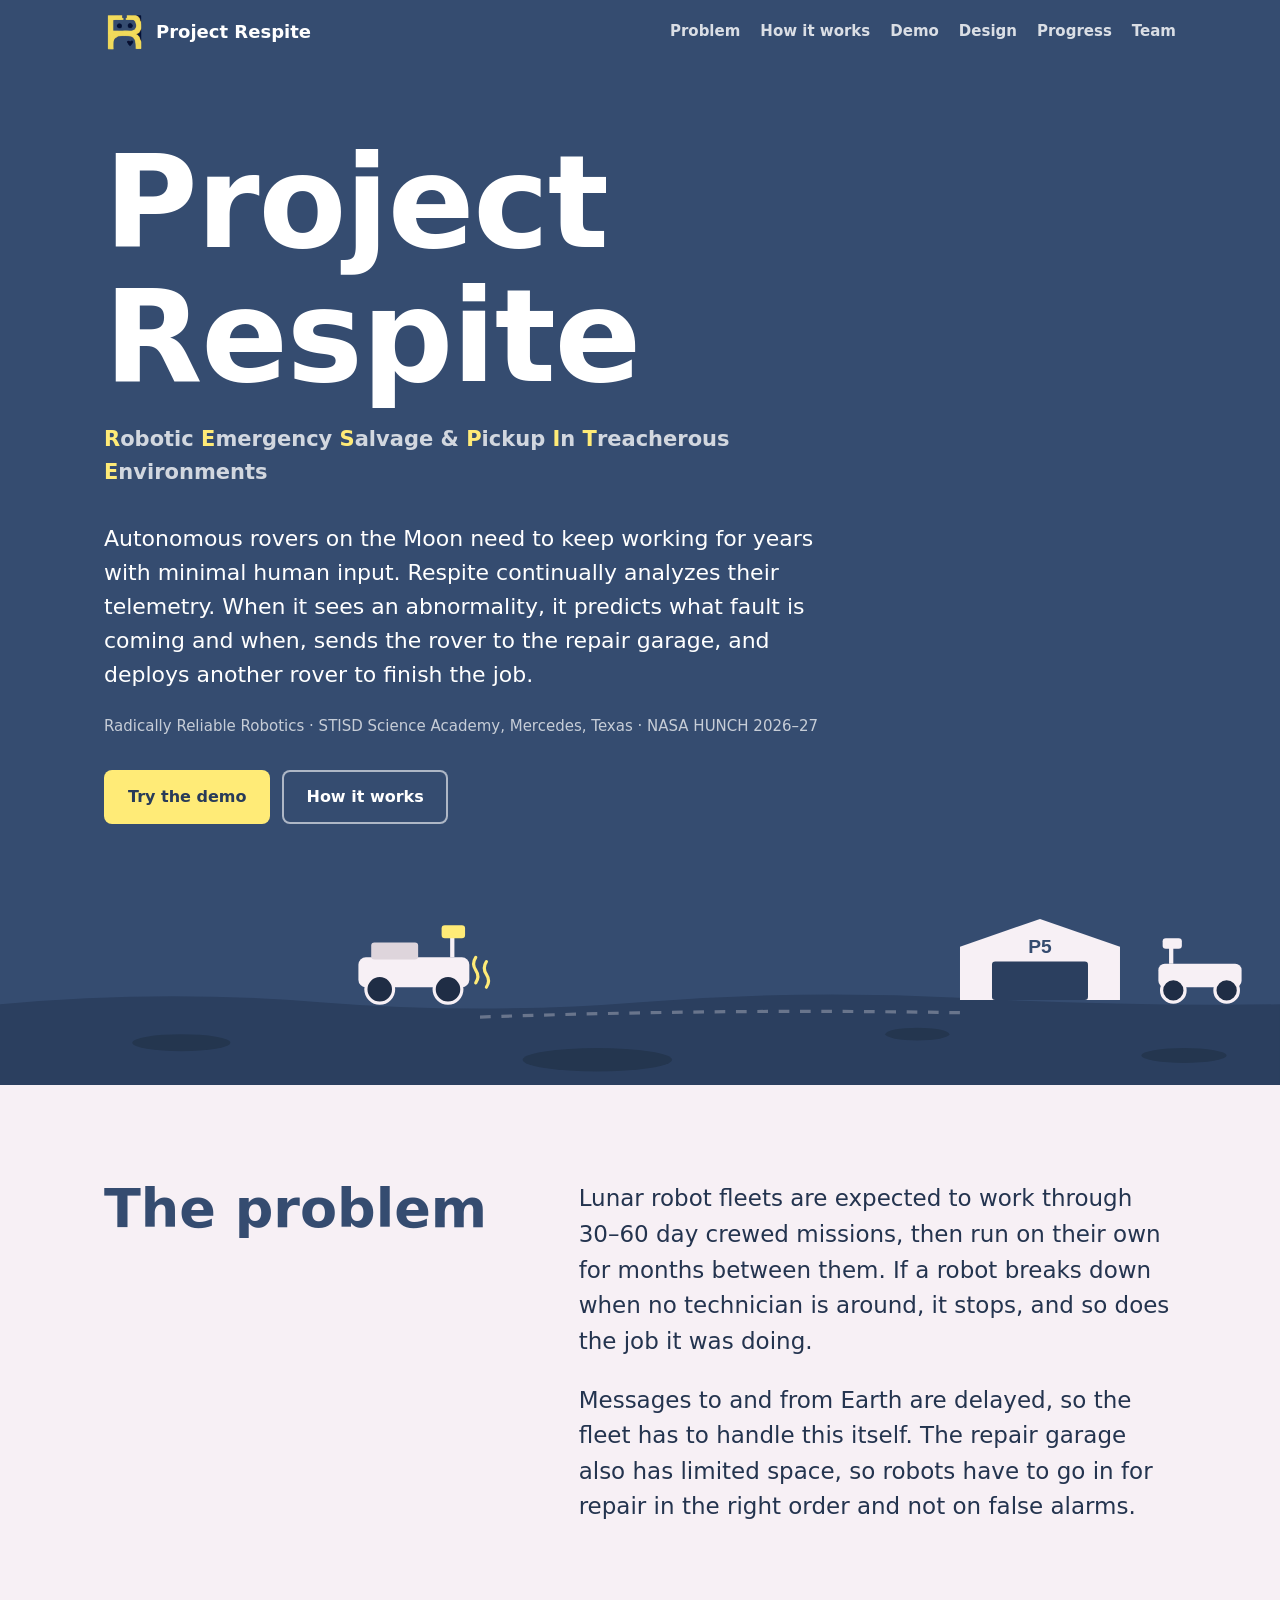
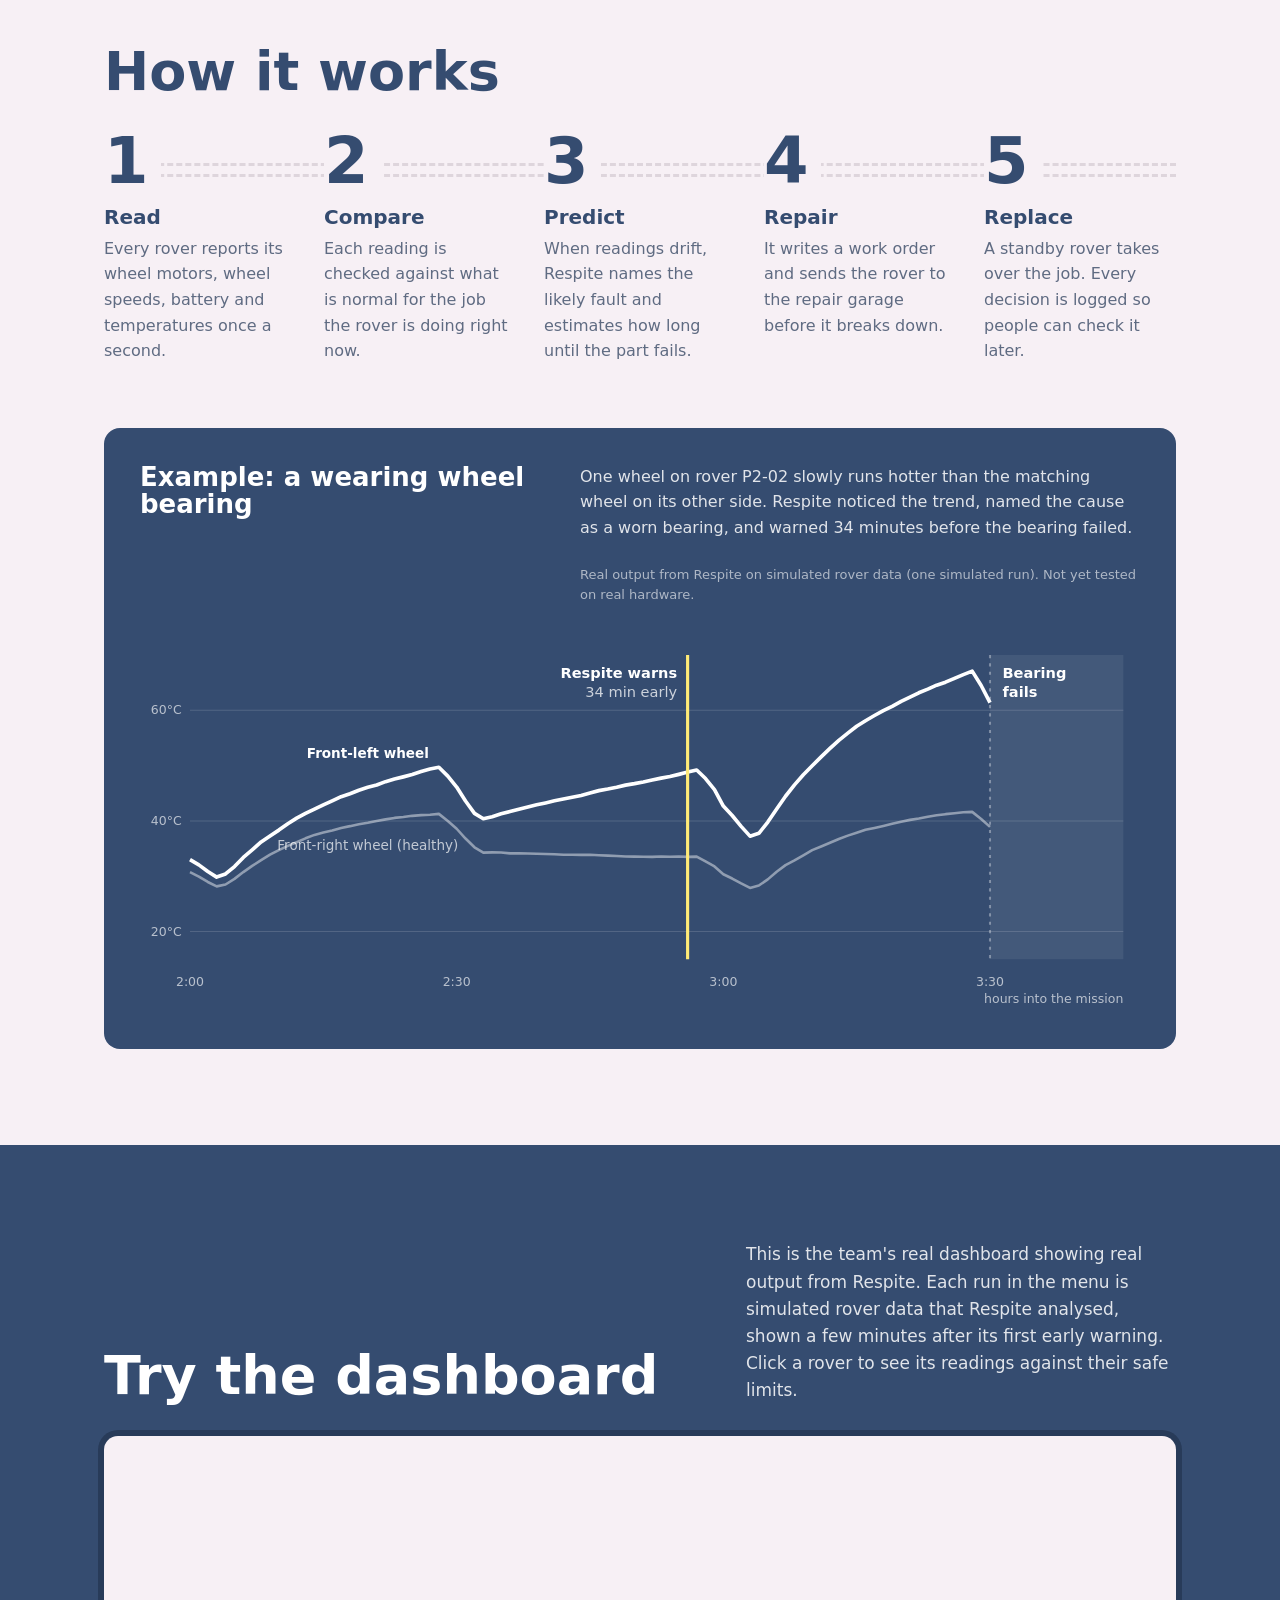
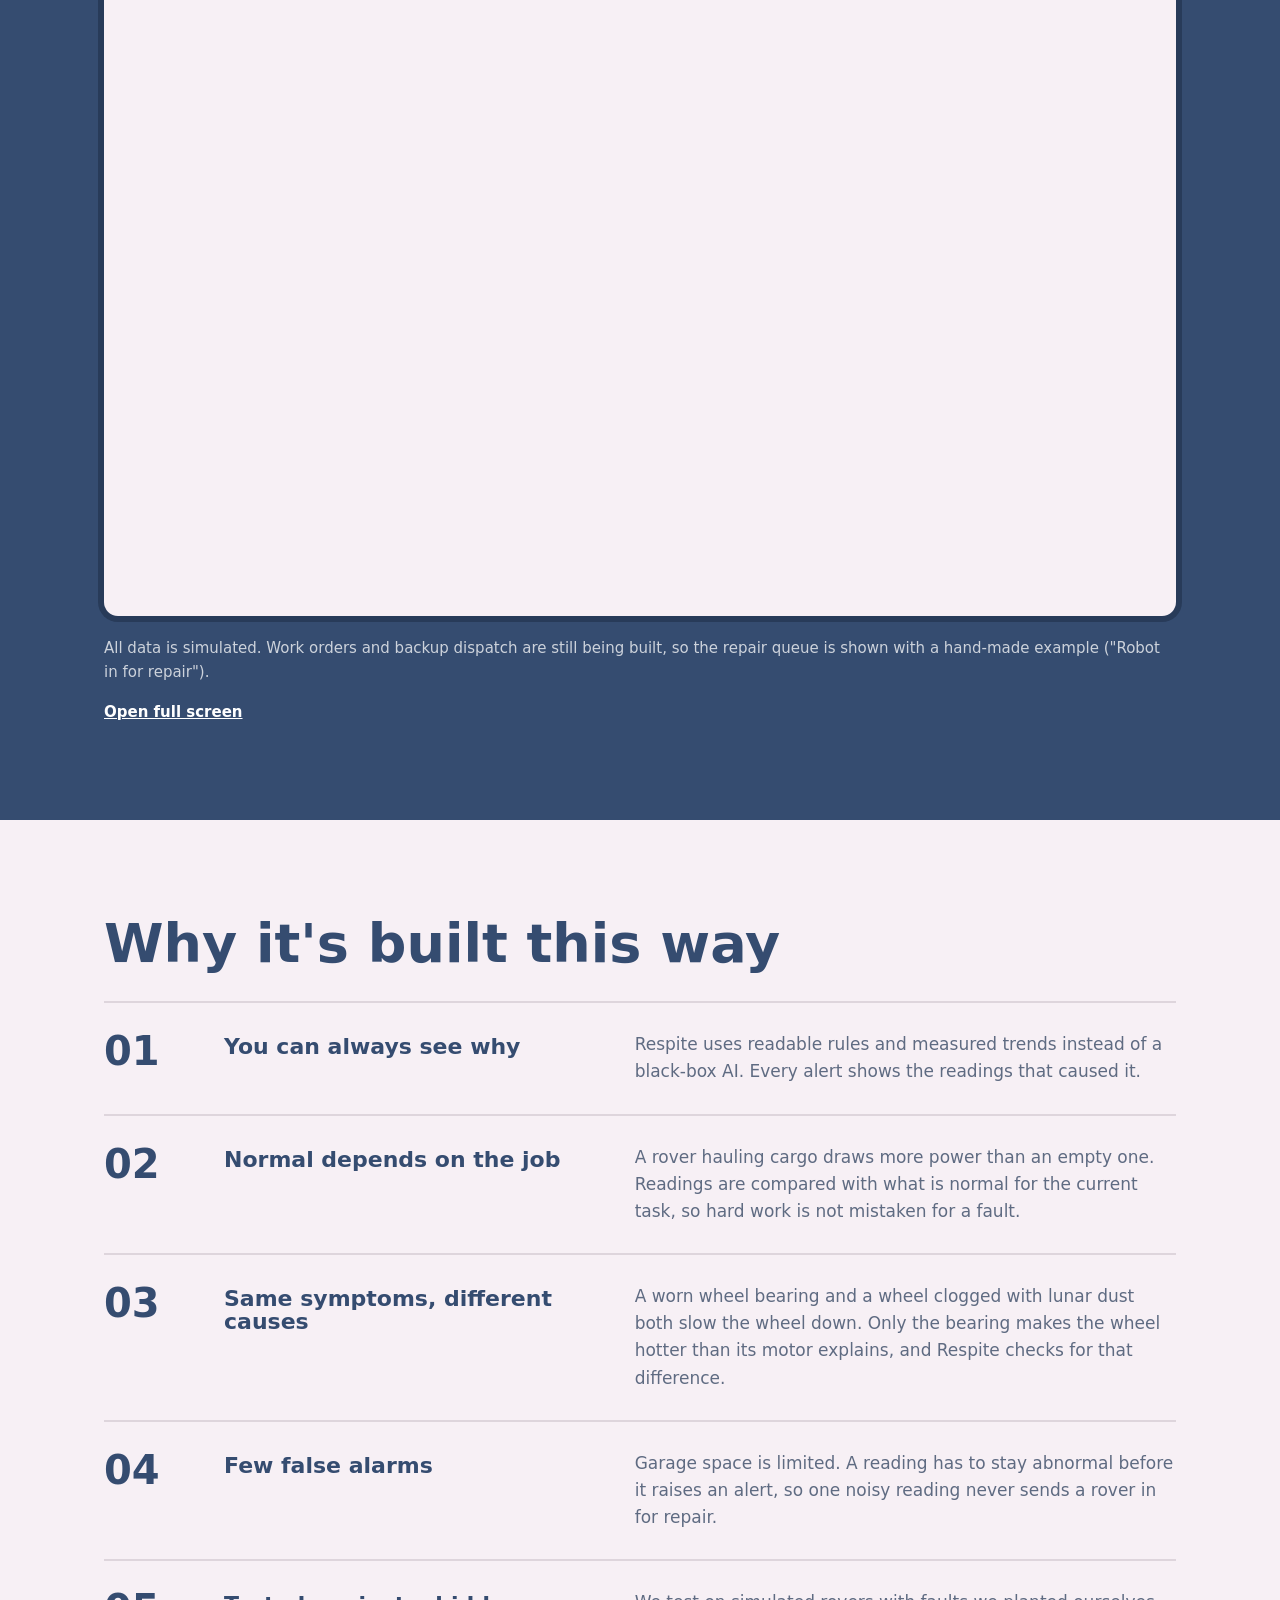
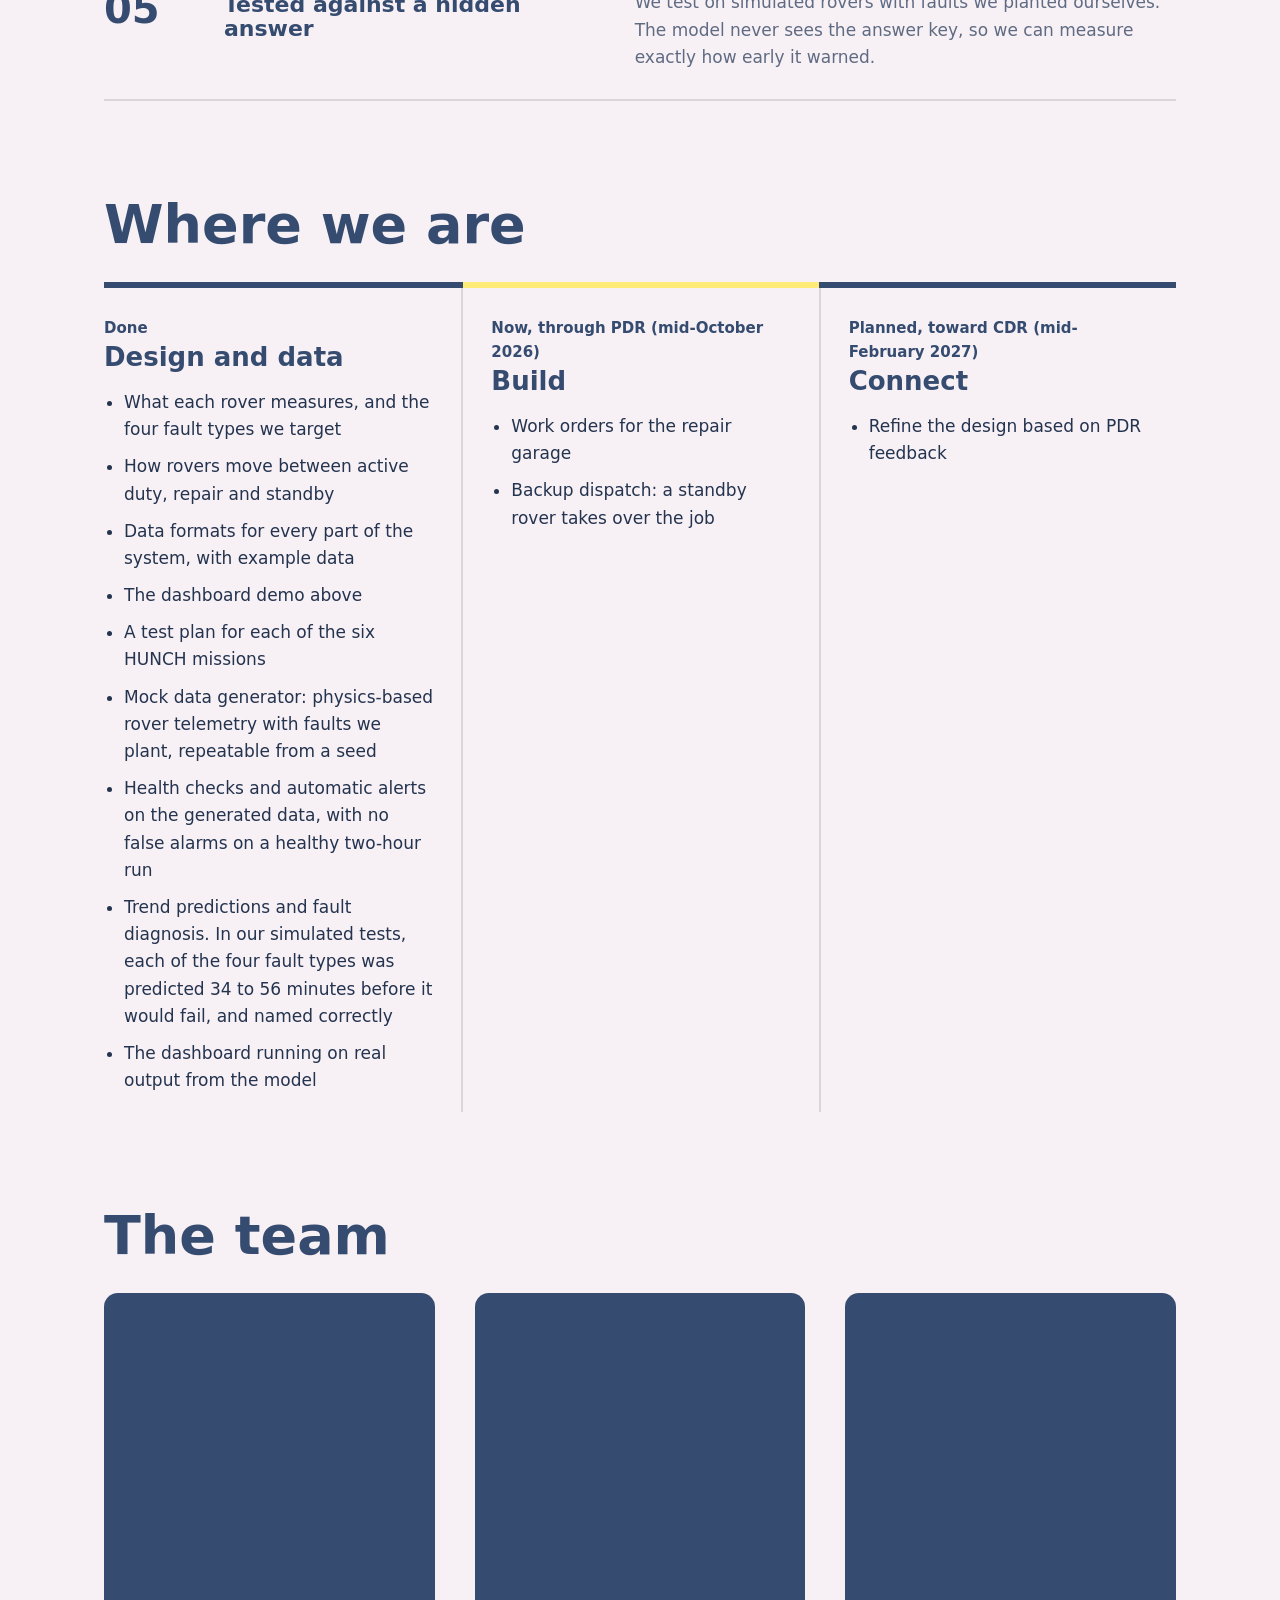
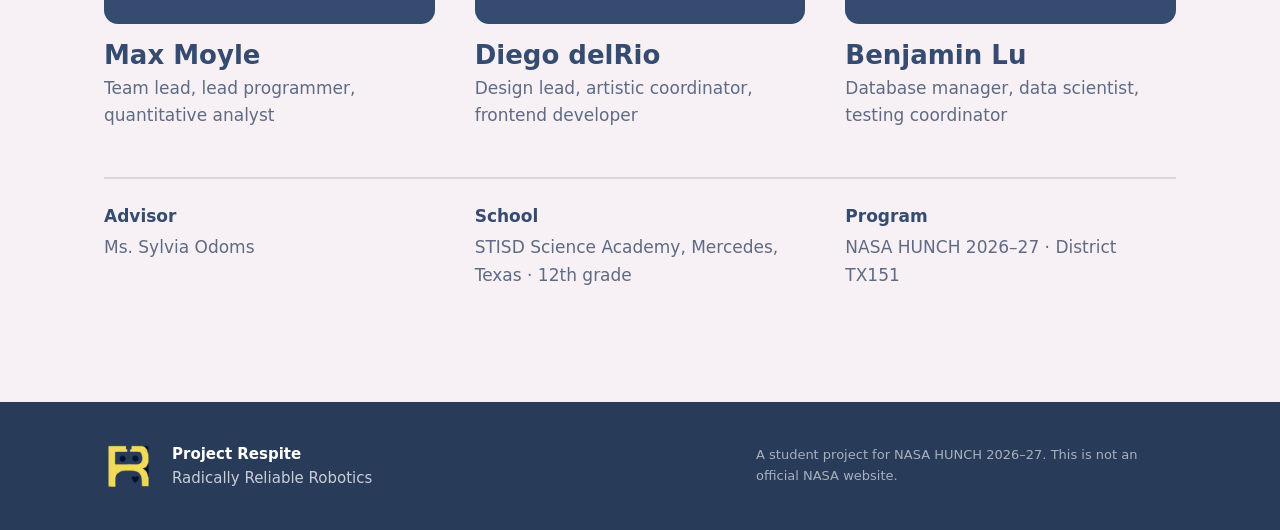
<file: index.html>
<!doctype html>
<html lang="en">
<head>
  <meta charset="utf-8">
  <title>Project Respite</title>
  <meta http-equiv="refresh" content="0; url=site/">
  <link rel="canonical" href="site/">
</head>
<body>
  <!-- GitHub Pages serves the repo root; the website lives in site/. -->
  <p><a href="site/">Go to the Project Respite website</a></p>
</body>
</html>
</file>
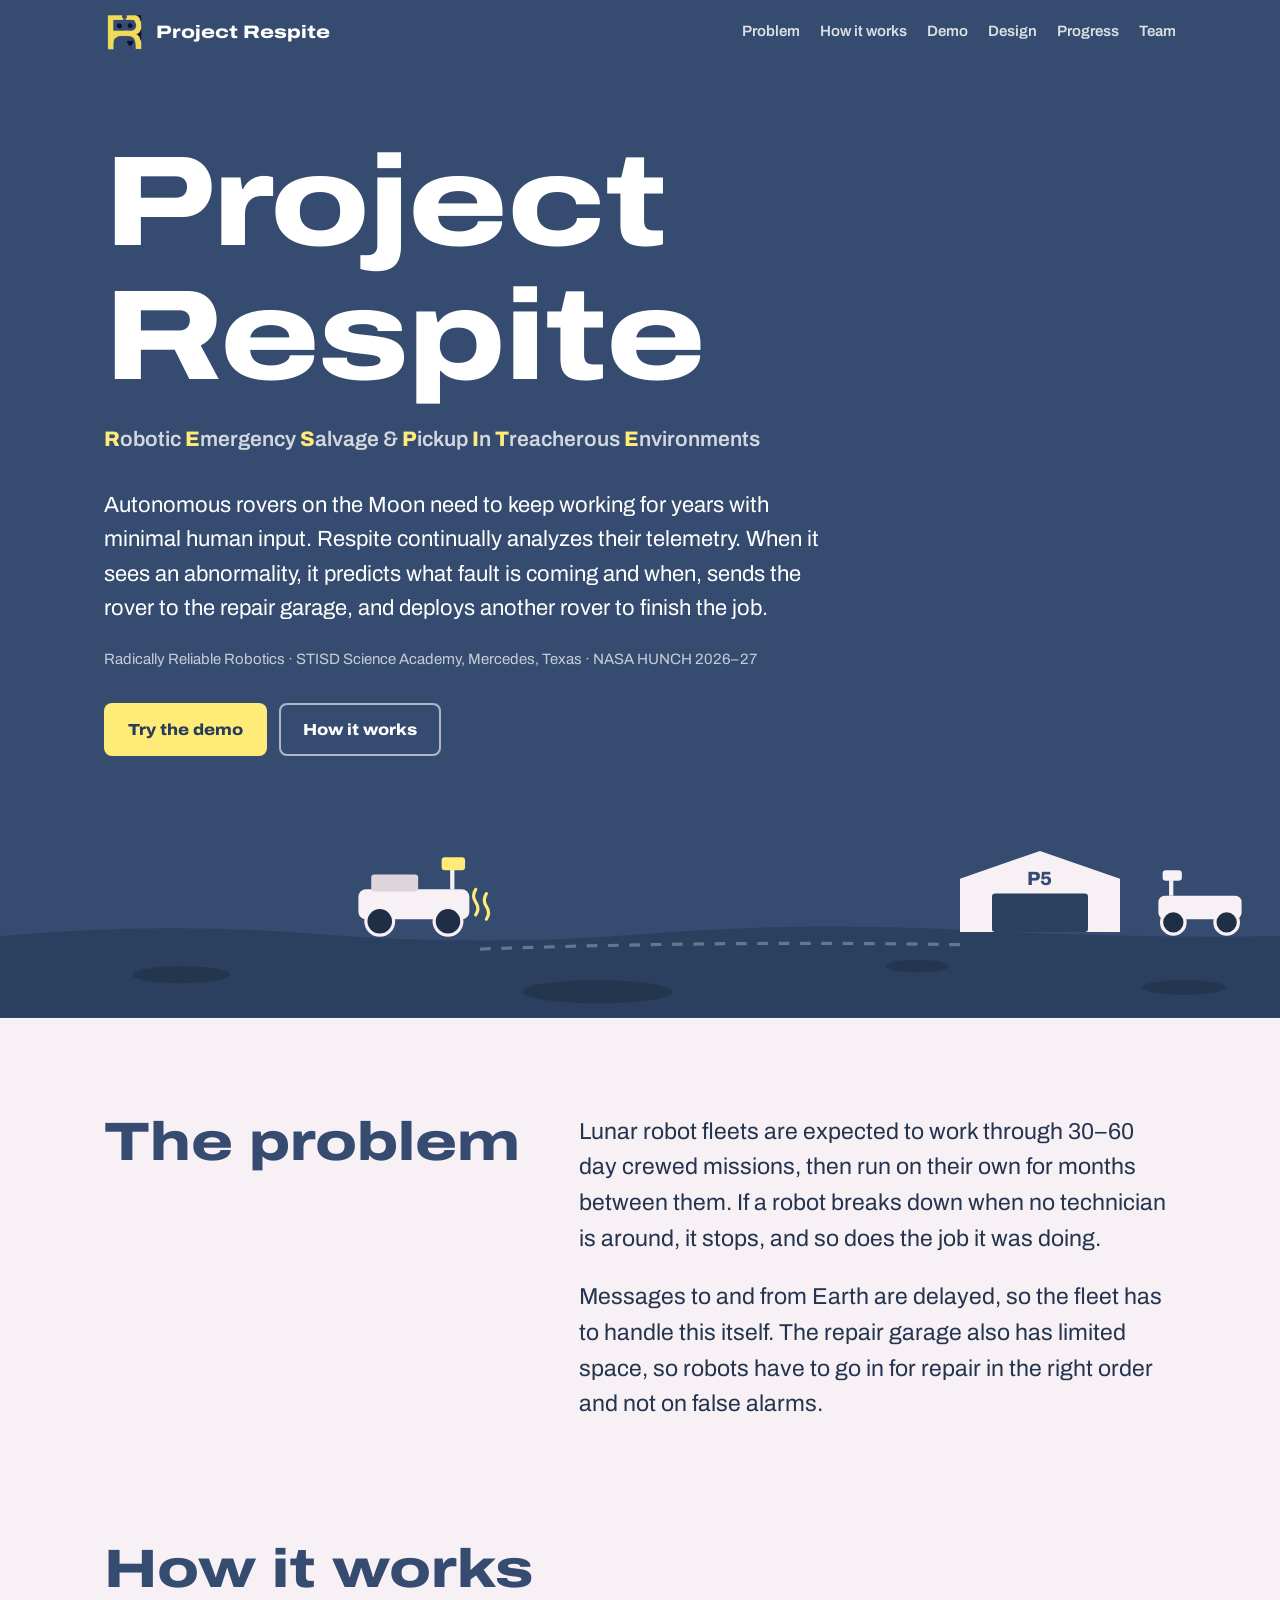
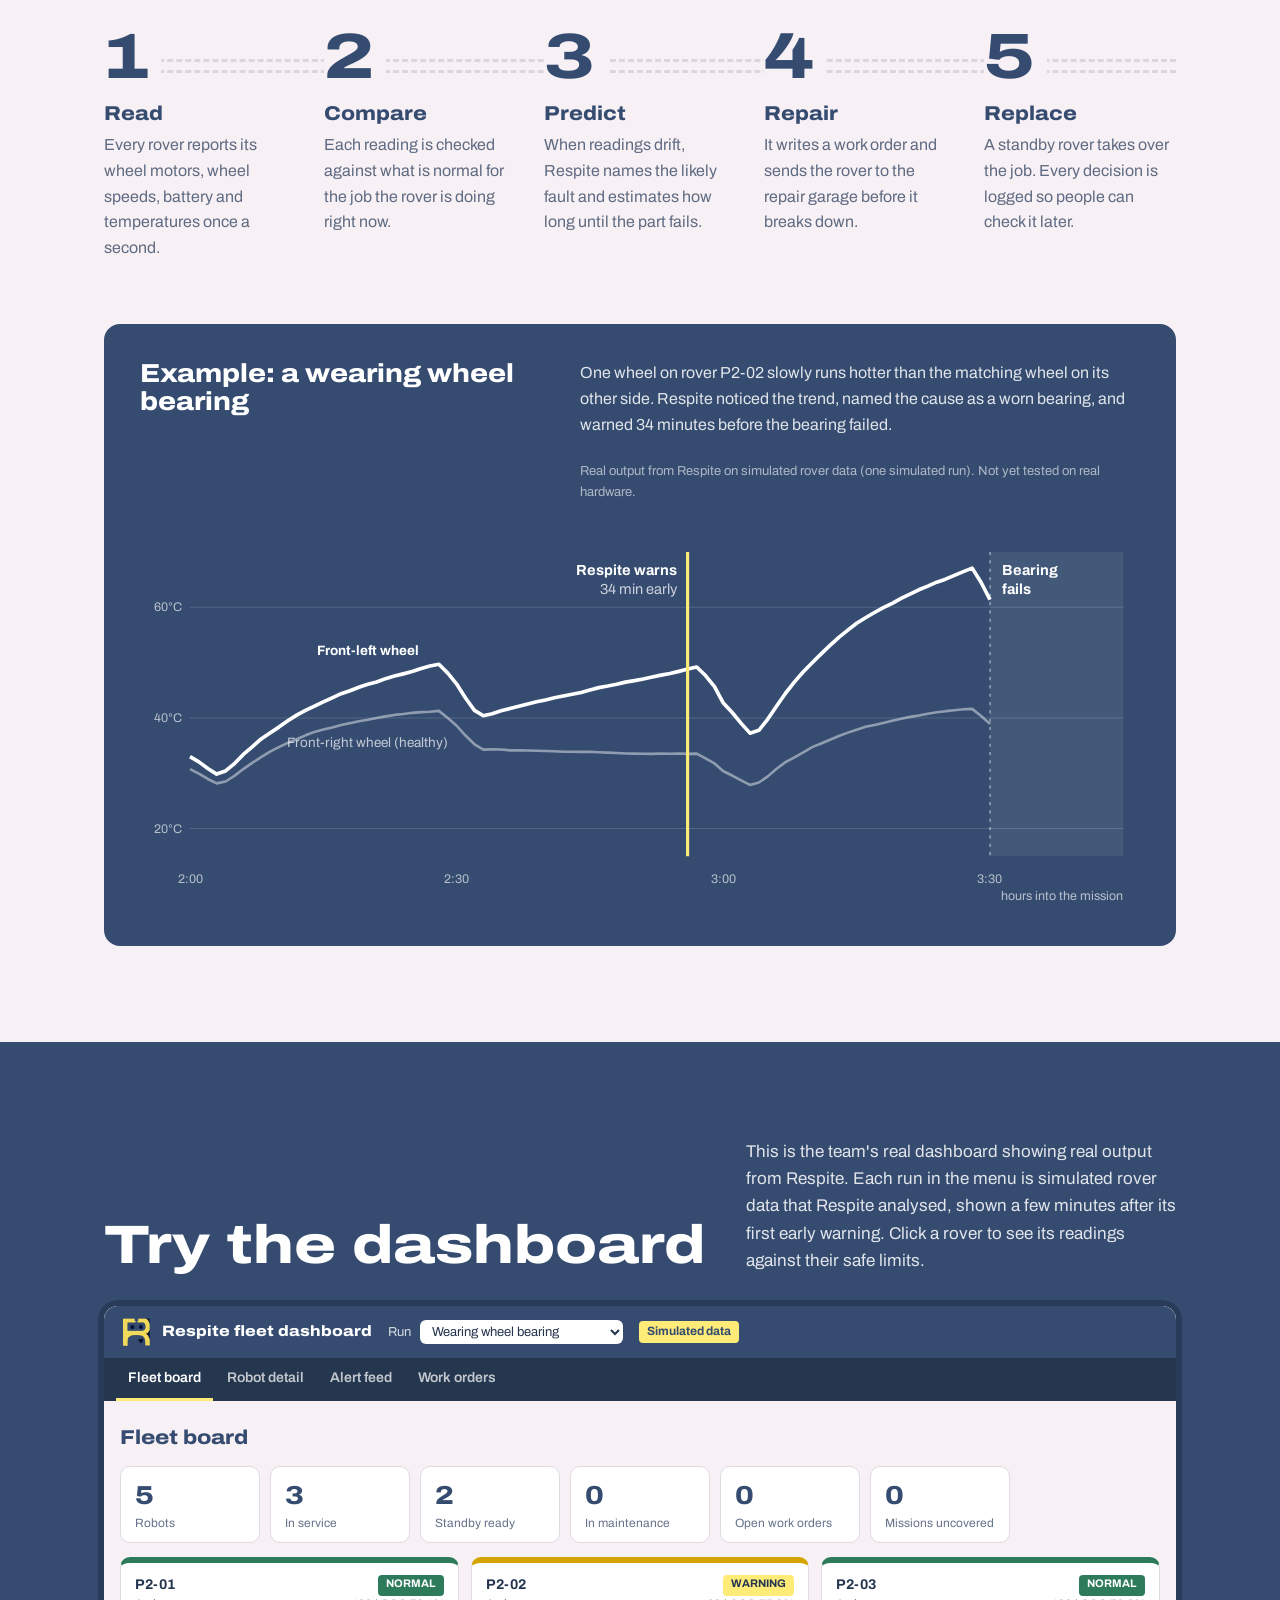
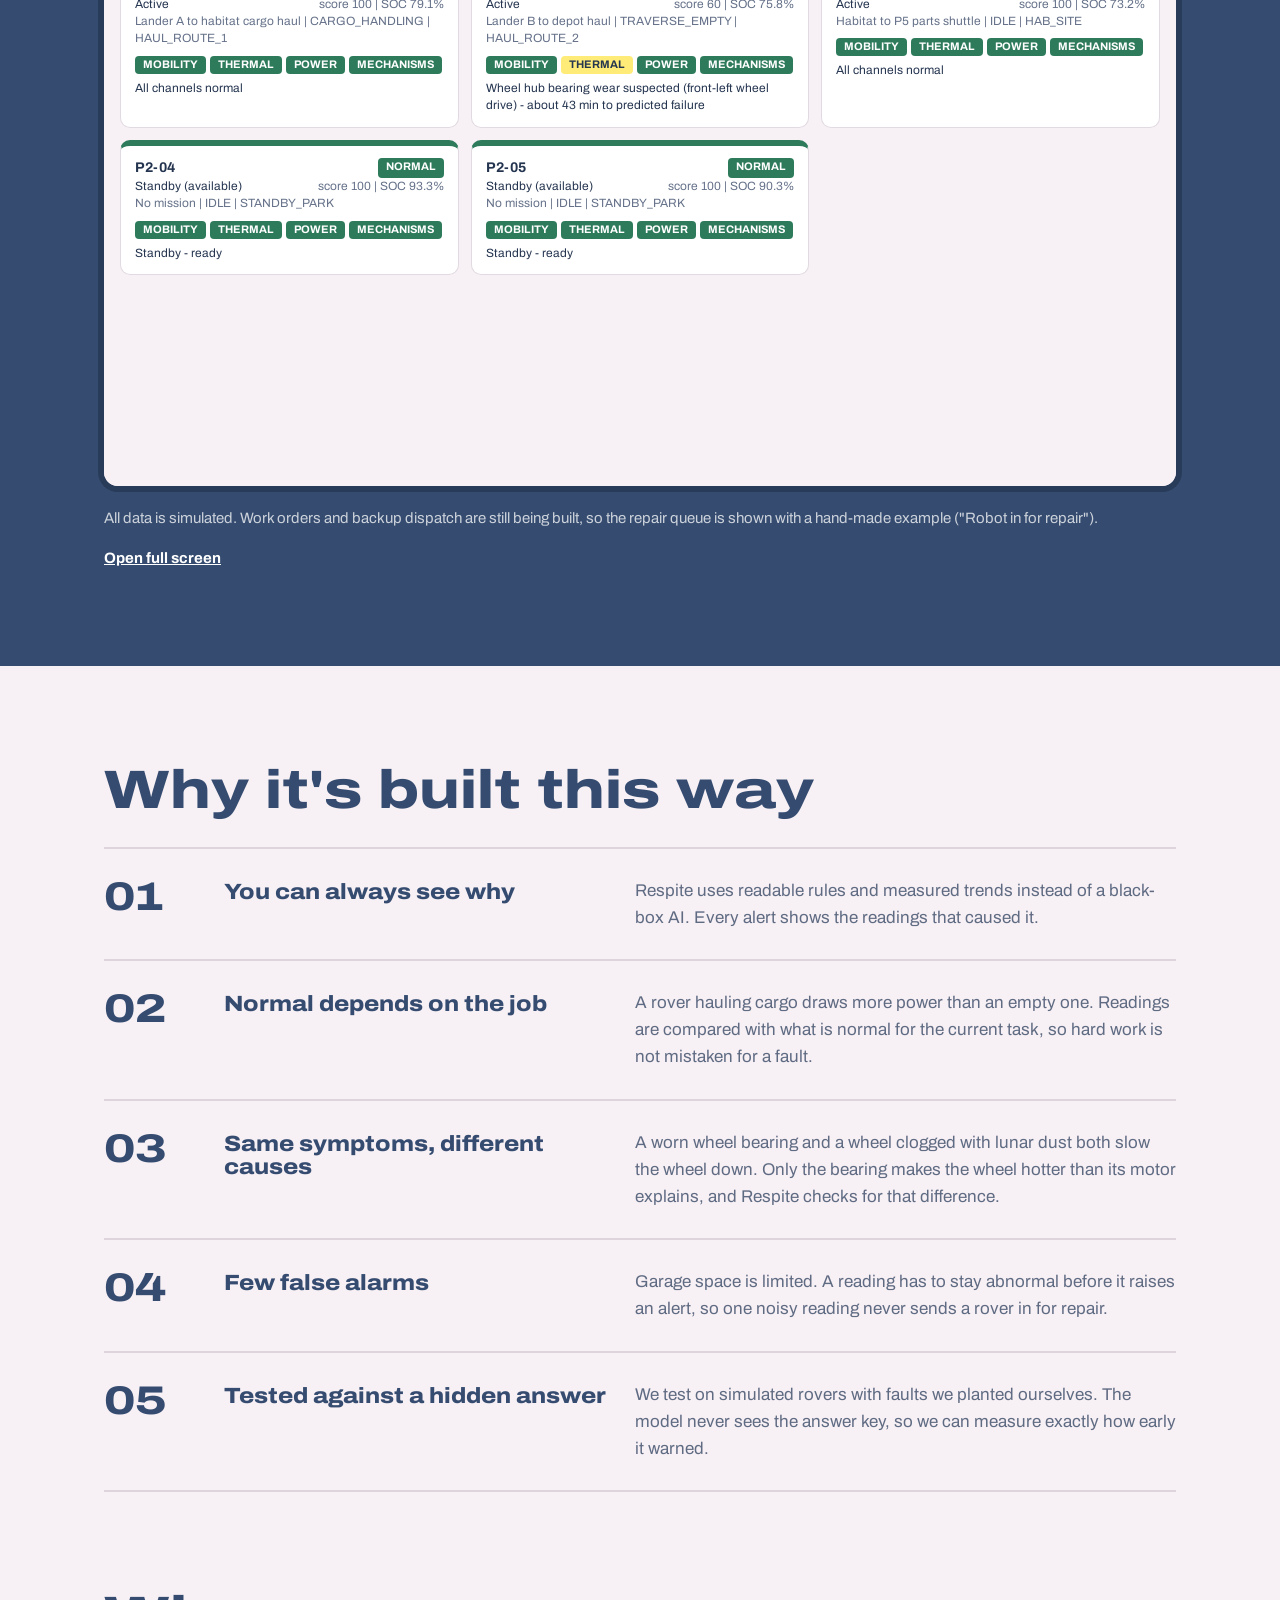
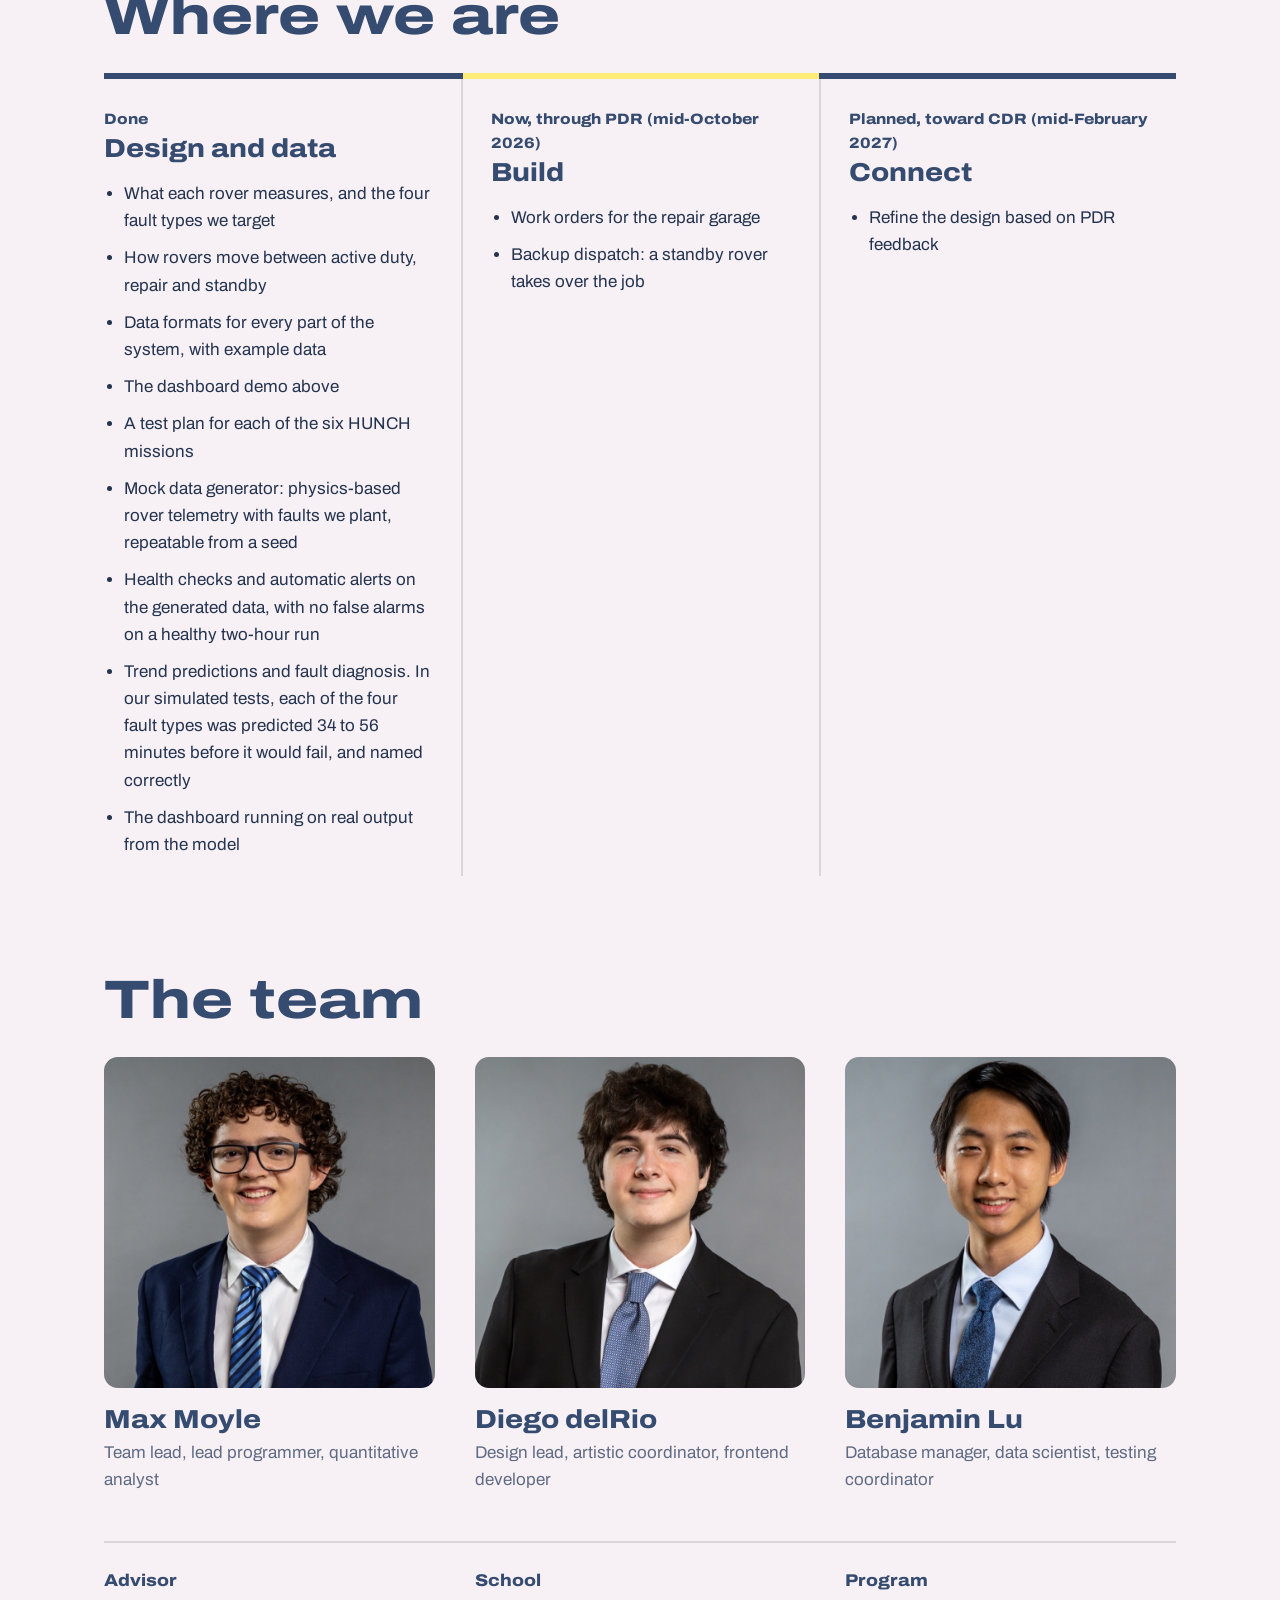
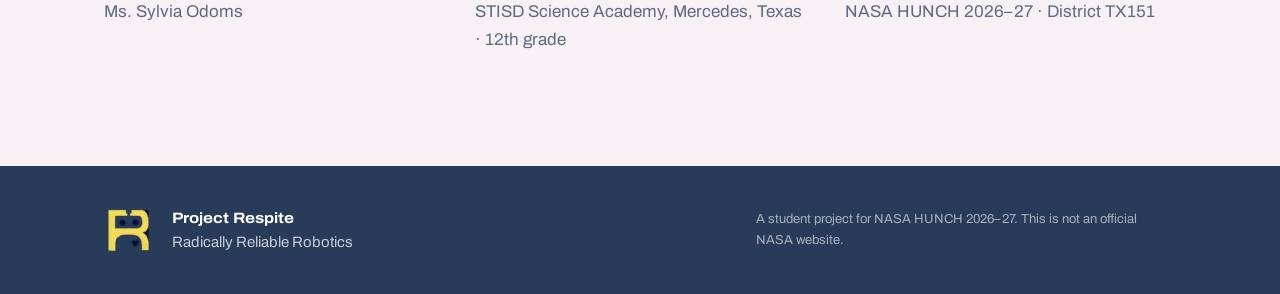
<file: site/index.html>
<!doctype html>
<html lang="en">
<head>
  <meta charset="utf-8">
  <meta name="viewport" content="width=device-width, initial-scale=1">
  <title>Project Respite</title>
  <meta name="description" content="Project Respite: predictive maintenance for lunar robot fleets. A NASA HUNCH 2026-27 student project by Radically Reliable Robotics, STISD Science Academy.">
  <link rel="icon" href="assets/favicon-64.png">
  <link rel="preconnect" href="https://fonts.googleapis.com">
  <link rel="preconnect" href="https://fonts.gstatic.com" crossorigin>
  <link rel="stylesheet" href="https://fonts.googleapis.com/css2?family=Archivo:wdth,wght@62..125,400..800&display=swap">
  <link rel="stylesheet" href="style.css?v=2026-10-21">
</head>
<body>

<header class="site-header">
  <div class="wrap">
    <a class="brand" href="#top"><img src="assets/logo-256.png" alt="Radically Reliable Robotics logo" width="40" height="40">Project Respite</a>
    <nav class="site-nav" aria-label="Sections">
      <a href="#problem">Problem</a>
      <a href="#how">How it works</a>
      <a href="#demo">Demo</a>
      <a href="#design">Design</a>
      <a href="#progress">Progress</a>
      <a href="#team">Team</a>
    </nav>
  </div>
</header>

<main id="top">

  <div class="hero">
    <div class="wrap">
      <h1>Project Respite</h1>
      <p class="acronym"><b>R</b>obotic <b>E</b>mergency <b>S</b>alvage &amp; <b>P</b>ickup <b>I</b>n <b>T</b>reacherous <b>E</b>nvironments</p>
      <p class="hero-lede">Autonomous rovers on the Moon need to keep working for years with minimal human input. Respite continually analyzes their telemetry. When it sees an abnormality, it predicts what fault is coming and when, sends the rover to the repair garage, and deploys another rover to finish the job.</p>
      <p class="hero-meta">Radically Reliable Robotics · STISD Science Academy, Mercedes, Texas · <span class="nowrap">NASA HUNCH 2026–27</span></p>
      <div class="actions">
        <a class="button primary" href="#demo">Try the demo</a>
        <a class="button secondary" href="#how">How it works</a>
      </div>
    </div>
    <svg class="moonscape" viewBox="0 0 1200 200" aria-hidden="true" focusable="false">
      <path d="M0 124 Q 150 110 300 122 T 600 122 T 900 118 T 1200 124 V200 H0 Z" fill="#2b3f5f"/>
      <ellipse cx="170" cy="160" rx="46" ry="8" fill="#24364f"/>
      <ellipse cx="560" cy="176" rx="70" ry="11" fill="#24364f"/>
      <ellipse cx="860" cy="152" rx="30" ry="6" fill="#24364f"/>
      <ellipse cx="1110" cy="172" rx="40" ry="7" fill="#24364f"/>
      <!-- tracks toward the garage -->
      <path d="M450 136 Q 680 128 905 132" fill="none" stroke="#f7f0f5" stroke-opacity="0.3" stroke-width="3" stroke-dasharray="10 10"/>
      <!-- rover heading in for repair, front wheel running hot -->
      <g>
        <rect x="336" y="80" width="104" height="28" rx="7" fill="#f7f0f5"/>
        <rect x="348" y="66" width="44" height="16" rx="3" fill="#ded5dc"/>
        <line x1="424" y1="80" x2="424" y2="60" stroke="#f7f0f5" stroke-width="4"/>
        <rect x="414" y="50" width="22" height="12" rx="3" fill="#ffeb77"/>
        <circle cx="356" cy="110" r="13" fill="#1f2d45" stroke="#f7f0f5" stroke-width="3"/>
        <circle cx="420" cy="110" r="13" fill="#1f2d45" stroke="#f7f0f5" stroke-width="3"/>
        <path d="M446 104 q4 -6 0 -12 q-4 -6 0 -12 M456 108 q4 -6 0 -12 q-4 -6 0 -12" fill="none" stroke="#ffeb77" stroke-width="3" stroke-linecap="round"/>
      </g>
      <!-- P5 repair garage -->
      <g>
        <path d="M900 120 V70 L975 44 L1050 70 V120 Z" fill="#f7f0f5"/>
        <rect x="930" y="84" width="90" height="36" rx="3" fill="#2b3f5f"/>
        <text x="975" y="76" text-anchor="middle" font-family="Archivo, sans-serif" font-weight="800" font-size="18" fill="#354c70">P5</text>
      </g>
      <!-- backup rover heading out to take over -->
      <g transform="translate(1086 0)">
        <rect x="0" y="86" width="78" height="22" rx="6" fill="#f7f0f5"/>
        <line x1="12" y1="86" x2="12" y2="70" stroke="#f7f0f5" stroke-width="4"/>
        <rect x="4" y="62" width="18" height="10" rx="3" fill="#f7f0f5"/>
        <circle cx="14" cy="111" r="11" fill="#1f2d45" stroke="#f7f0f5" stroke-width="3"/>
        <circle cx="64" cy="111" r="11" fill="#1f2d45" stroke="#f7f0f5" stroke-width="3"/>
      </g>
    </svg>
  </div>

  <section id="problem">
    <div class="wrap split">
      <h2>The problem</h2>
      <div class="big-text">
        <p>Lunar robot fleets are expected to work through 30–60 day crewed missions, then run on their own for months between them. If a robot breaks down when no technician is around, it stops, and so does the job it was doing.</p>
        <p>Messages to and from Earth are delayed, so the fleet has to handle this itself. The repair garage also has limited space, so robots have to go in for repair in the right order and not on false alarms.</p>
      </div>
    </div>
  </section>

  <section id="how" style="padding-top: 0;">
    <div class="wrap">
      <h2>How it works</h2>
      <ol class="steps">
        <li><span class="step-num">1</span><div><h3>Read</h3><p>Every rover reports its wheel motors, wheel speeds, battery and temperatures once a second.</p></div></li>
        <li><span class="step-num">2</span><div><h3>Compare</h3><p>Each reading is checked against what is normal for the job the rover is doing right now.</p></div></li>
        <li><span class="step-num">3</span><div><h3>Predict</h3><p>When readings drift, Respite names the likely fault and estimates how long until the part fails.</p></div></li>
        <li><span class="step-num">4</span><div><h3>Repair</h3><p>It writes a work order and sends the rover to the repair garage before it breaks down.</p></div></li>
        <li><span class="step-num">5</span><div><h3>Replace</h3><p>A standby rover takes over the job. Every decision is logged so people can check it later.</p></div></li>
      </ol>

      <figure class="example">
        <figcaption>
          <h3>Example: a wearing wheel bearing</h3>
          <p>One wheel on rover P2-02 slowly runs hotter than the matching wheel on its other side. Respite noticed the trend, named the cause as a worn bearing, and warned 34 minutes before the bearing failed.</p>
          <p class="small-print">Real output from Respite on simulated rover data (one simulated run). Not yet tested on real hardware.</p>
        </figcaption>
        <div class="chart-scroll">
        <svg class="example-chart" viewBox="0 0 960 360" role="img" aria-labelledby="chart-title chart-desc">
        <title id="chart-title">Front-left wheel temperature compared with its healthy twin</title>
        <desc id="chart-desc">Simulated data from our generator, analysed by Respite. The front-left wheel drive gets steadily hotter than the front-right one. Respite issued its first early warning at 2 hours 56 minutes, 34 minutes before the simulated failure at 3 hours 30 minutes.</desc>
        <line class="grid" x1="48" x2="944" y1="289.5" y2="289.5"/><text class="tick" x="40" y="293.5" text-anchor="end">20°C</text>
        <line class="grid" x1="48" x2="944" y1="183.3" y2="183.3"/><text class="tick" x="40" y="187.3" text-anchor="end">40°C</text>
        <line class="grid" x1="48" x2="944" y1="77.1" y2="77.1"/><text class="tick" x="40" y="81.1" text-anchor="end">60°C</text>
        <text class="tick" x="48.0" y="342" text-anchor="middle">2:00</text>
        <text class="tick" x="304.0" y="342" text-anchor="middle">2:30</text>
        <text class="tick" x="560.0" y="342" text-anchor="middle">3:00</text>
        <text class="tick" x="816.0" y="342" text-anchor="middle">3:30</text>
        <text class="tick" x="944" y="358" text-anchor="end">hours into the mission</text>
        <rect class="zone" x="816.0" y="24" width="128.0" height="292"/>
        <line class="zone-edge" x1="816.0" x2="816.0" y1="24" y2="316"/>
        <text class="note" x="828.0" y="46">Bearing</text><text class="note" x="828.0" y="64">fails</text>
        <path class="line-twin" d="M48.0 232.5 L56.5 236.7 L65.1 241.9 L73.6 246.1 L82.1 244.3 L90.7 238.9 L99.2 232.4 L107.7 226.4 L116.3 221.0 L124.8 215.7 L133.3 211.3 L141.9 207.2 L150.4 203.7 L158.9 200.0 L167.5 196.7 L176.0 194.5 L184.5 192.5 L193.1 190.0 L201.6 188.3 L210.1 186.4 L218.7 185.1 L227.2 183.4 L235.7 181.8 L244.3 180.4 L252.8 179.5 L261.3 178.4 L269.9 177.7 L278.4 177.3 L286.9 176.5 L295.5 183.3 L304.0 190.8 L312.5 200.2 L321.1 208.6 L329.6 213.7 L338.1 213.5 L346.7 213.6 L355.2 214.4 L363.7 214.4 L372.3 214.5 L380.8 214.8 L389.3 215.1 L397.9 215.3 L406.4 215.8 L414.9 215.7 L423.5 215.9 L432.0 215.7 L440.5 216.2 L449.1 216.6 L457.6 217.0 L466.1 217.4 L474.7 217.6 L483.2 217.7 L491.7 217.8 L500.3 217.4 L508.8 217.7 L517.3 217.5 L525.9 217.8 L534.4 217.6 L542.9 222.2 L551.5 227.0 L560.0 234.5 L568.5 238.6 L577.1 243.3 L585.6 247.6 L594.1 245.3 L602.7 239.4 L611.2 232.1 L619.7 225.7 L628.3 221.2 L636.8 216.3 L645.3 211.3 L653.9 207.8 L662.4 204.2 L670.9 200.6 L679.5 197.4 L688.0 194.7 L696.5 191.8 L705.1 190.0 L713.6 188.1 L722.1 186.1 L730.7 184.0 L739.2 182.3 L747.7 180.9 L756.3 179.2 L764.8 177.9 L773.3 176.8 L781.9 175.9 L790.4 174.9 L798.9 174.6 L807.5 181.4 L816.0 189.0"/>
        <path class="line-hot" d="M48.0 220.5 L56.5 225.5 L65.1 231.9 L73.6 237.2 L82.1 234.2 L90.7 227.1 L99.2 218.3 L107.7 211.1 L116.3 203.5 L124.8 197.7 L133.3 192.1 L141.9 186.0 L150.4 180.6 L158.9 176.1 L167.5 172.0 L176.0 167.9 L184.5 164.0 L193.1 160.0 L201.6 157.2 L210.1 153.8 L218.7 151.0 L227.2 148.8 L235.7 145.6 L244.3 143.1 L252.8 141.0 L261.3 138.7 L269.9 135.8 L278.4 133.4 L286.9 131.8 L295.5 140.3 L304.0 150.8 L312.5 164.2 L321.1 176.0 L329.6 181.2 L338.1 179.3 L346.7 176.5 L355.2 174.3 L363.7 172.1 L372.3 169.9 L380.8 167.8 L389.3 166.0 L397.9 164.0 L406.4 162.3 L414.9 160.5 L423.5 158.8 L432.0 156.4 L440.5 154.2 L449.1 152.7 L457.6 150.9 L466.1 148.9 L474.7 147.5 L483.2 145.9 L491.7 144.0 L500.3 142.2 L508.8 140.7 L517.3 138.6 L525.9 136.4 L534.4 134.4 L542.9 142.6 L551.5 153.2 L560.0 169.0 L568.5 178.1 L577.1 188.5 L585.6 197.9 L594.1 195.2 L602.7 184.4 L611.2 171.8 L619.7 159.6 L628.3 148.7 L636.8 139.0 L645.3 130.3 L653.9 121.8 L662.4 113.7 L670.9 105.9 L679.5 99.0 L688.0 92.4 L696.5 87.1 L705.1 82.1 L713.6 77.4 L722.1 73.3 L730.7 68.6 L739.2 64.5 L747.7 60.3 L756.3 56.8 L764.8 53.0 L773.3 50.1 L781.9 46.4 L790.4 42.8 L798.9 39.5 L807.5 53.3 L816.0 69.8"/>
        <line class="flag" x1="525.7" x2="525.7" y1="24" y2="316"/>
        <text class="note" x="515.7" y="46" text-anchor="end">Respite warns</text>
        <text class="note sub" x="515.7" y="64" text-anchor="end">34 min early</text>
        <text class="label-hot" x="218.7" y="123.0" text-anchor="middle">Front-left wheel</text>
        <text class="label-twin" x="218.7" y="211.1" text-anchor="middle">Front-right wheel (healthy)</text>
        </svg>
        </div>
      </figure>
    </div>
  </section>

  <section id="demo" class="blue">
    <div class="wrap">
      <div class="demo-intro">
        <h2 style="margin-bottom: 0;">Try the dashboard</h2>
        <p>This is the team's real dashboard showing real output from Respite. Each run in the menu is simulated rover data that Respite analysed, shown a few minutes after its first early warning. Click a rover to see its readings against their safe limits.</p>
      </div>
      <div class="demo-frame">
        <iframe src="demo/" title="Respite fleet dashboard demo" loading="lazy"></iframe>
      </div>
      <div class="demo-note">
        <span>All data is simulated. Work orders and backup dispatch are still being built, so the repair queue is shown with a hand-made example ("Robot in for repair").</span>
        <a href="demo/" target="_blank" rel="noopener">Open full screen</a>
      </div>
    </div>
  </section>

  <section id="design">
    <div class="wrap">
      <h2>Why it's built this way</h2>
      <ol class="choices">
        <li><h3>You can always see why</h3><p>Respite uses readable rules and measured trends instead of a black-box AI. Every alert shows the readings that caused it.</p></li>
        <li><h3>Normal depends on the job</h3><p>A rover hauling cargo draws more power than an empty one. Readings are compared with what is normal for the current task, so hard work is not mistaken for a fault.</p></li>
        <li><h3>Same symptoms, different causes</h3><p>A worn wheel bearing and a wheel clogged with lunar dust both slow the wheel down. Only the bearing makes the wheel hotter than its motor explains, and Respite checks for that difference.</p></li>
        <li><h3>Few false alarms</h3><p>Garage space is limited. A reading has to stay abnormal before it raises an alert, so one noisy reading never sends a rover in for repair.</p></li>
        <li><h3>Tested against a hidden answer</h3><p>We test on simulated rovers with faults we planted ourselves. The model never sees the answer key, so we can measure exactly how early it warned.</p></li>
      </ol>
    </div>
  </section>

  <section id="progress" style="padding-top: 0;">
    <div class="wrap">
      <h2>Where we are</h2>
      <div class="progress">
        <div class="stage">
          <p class="when">Done</p>
          <h3>Design and data</h3>
          <ul>
            <li>What each rover measures, and the four fault types we target</li>
            <li>How rovers move between active duty, repair and standby</li>
            <li>Data formats for every part of the system, with example data</li>
            <li>The dashboard demo above</li>
            <li>A test plan for each of the six HUNCH missions</li>
            <li>Mock data generator: physics-based rover telemetry with faults we plant, repeatable from a seed</li>
            <li>Health checks and automatic alerts on the generated data, with no false alarms on a healthy two-hour run</li>
            <li>Trend predictions and fault diagnosis. In our simulated tests, each of the four fault types was predicted 34 to 56 minutes before it would fail, and named correctly</li>
            <li>The dashboard running on real output from the model</li>
          </ul>
        </div>
        <div class="stage now">
          <p class="when">Now, through PDR (mid-October 2026)</p>
          <h3>Build</h3>
          <ul>
            <li>Work orders for the repair garage</li>
            <li>Backup dispatch: a standby rover takes over the job</li>
          </ul>
        </div>
        <div class="stage">
          <p class="when">Planned, toward CDR (mid-February 2027)</p>
          <h3>Connect</h3>
          <ul>
            <li>Refine the design based on PDR feedback</li>
          </ul>
        </div>
      </div>
    </div>
  </section>

  <section id="team" style="padding-top: 0;">
    <div class="wrap">
      <h2>The team</h2>
      <ul class="team">
        <li>
          <img src="assets/team/max.jpg" alt="Portrait of Max Moyle" width="800" height="800" loading="lazy">
          <h3>Max Moyle</h3>
          <p>Team lead, lead programmer, quantitative analyst</p>
        </li>
        <li>
          <img src="assets/team/diego.jpg" alt="Portrait of Diego delRio" width="800" height="800" loading="lazy">
          <h3>Diego delRio</h3>
          <p>Design lead, artistic coordinator, frontend developer</p>
        </li>
        <li>
          <img src="assets/team/benjamin.jpg" alt="Portrait of Benjamin Lu" width="800" height="800" loading="lazy">
          <h3>Benjamin Lu</h3>
          <p>Database manager, data scientist, testing coordinator</p>
        </li>
      </ul>
      <dl class="team-meta">
        <div><dt>Advisor</dt><dd>Ms. Sylvia Odoms</dd></div>
        <div><dt>School</dt><dd>STISD Science Academy, Mercedes, Texas · 12th grade</dd></div>
        <div><dt>Program</dt><dd>NASA HUNCH 2026–27 · District TX151</dd></div>
      </dl>
    </div>
  </section>

</main>

<footer class="site-footer">
  <div class="wrap">
    <img src="assets/logo-256.png" alt="" width="48" height="48">
    <p><strong>Project Respite</strong><br>Radically Reliable Robotics</p>
    <p class="fine">A student project for NASA HUNCH 2026–27. This is not an official NASA website.</p>
  </div>
</footer>

</body>
</html>
</file>
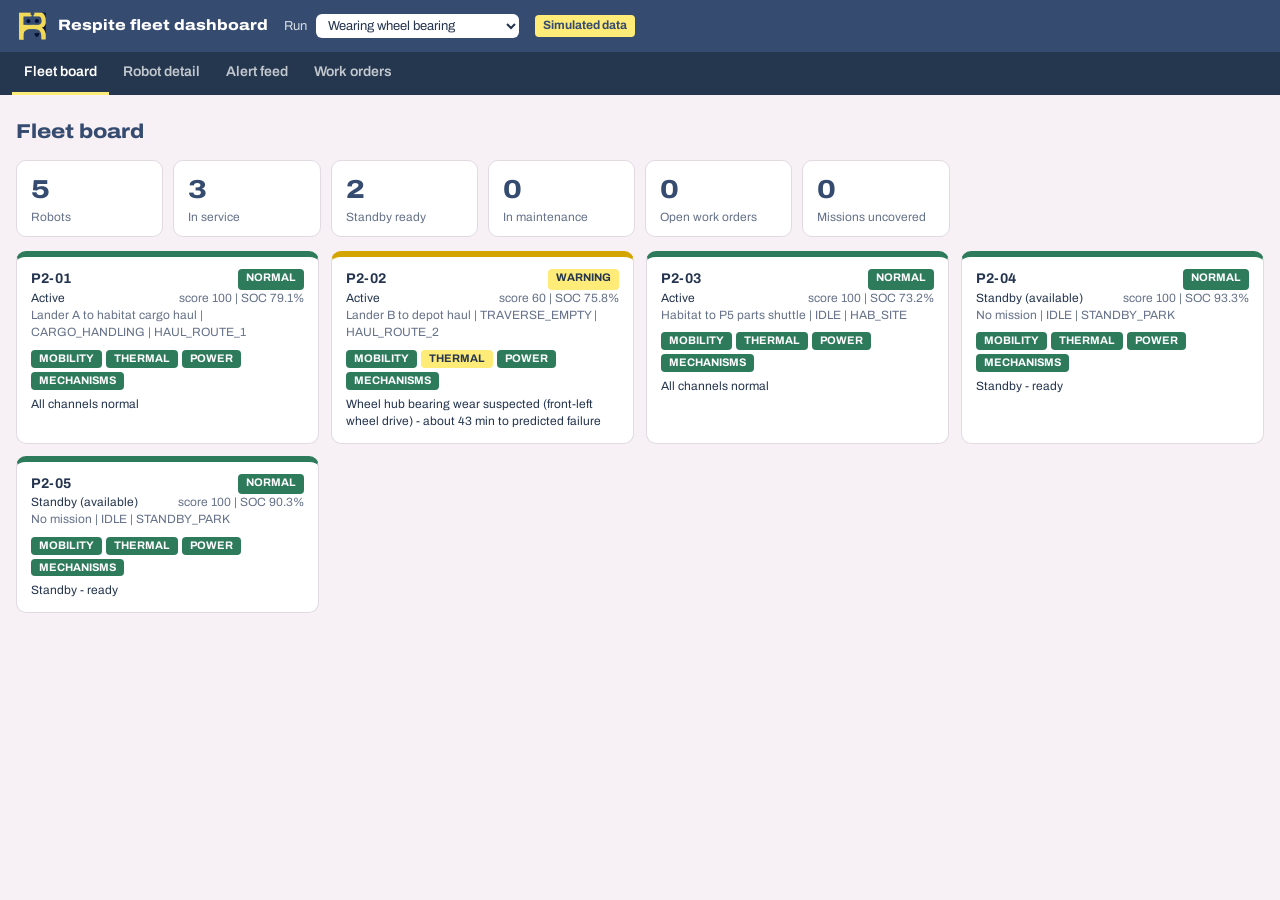
<file: site/demo/index.html>
<!doctype html>
<html lang="en">
<head>
  <meta charset="utf-8">
  <meta name="viewport" content="width=device-width, initial-scale=1">
  <title>Respite Dashboard Demo</title>
  <link rel="icon" href="../assets/favicon-64.png">
  <link rel="preconnect" href="https://fonts.googleapis.com">
  <link rel="preconnect" href="https://fonts.gstatic.com" crossorigin>
  <link rel="stylesheet" href="https://fonts.googleapis.com/css2?family=Archivo:wdth,wght@62..125,400..800&display=swap">
  <link rel="stylesheet" href="demo.css">
</head>
<body>
  <!--
    Showcase copy of the fleet dashboard, in the Respite brand.
    The JavaScript is NOT copied: this page loads ../../dashboard/*.js, so dashboard
    improvements appear here automatically. Data: generated/ holds real runs written by
    `make site-data` (re-run it after changing the model); ../../fixtures/ is hand-made.
    Only the look (demo.css), this header and the menu are specific to the website.
  -->
  <header class="topbar">
    <a class="brand" href="../" target="_top">
      <img src="../assets/logo-256.png" alt="" width="32" height="32">
      <span>Respite fleet dashboard</span>
    </a>
    <label class="feed-picker">Run
      <select id="feed-select">
        <optgroup label="Generated by our simulator, analysed by Respite">
          <option value="generated/bearing_wear_p2_02/feed_index.json">Wearing wheel bearing</option>
          <option value="generated/wheel_drag_p2_01/feed_index.json">Wheel clogged with regolith</option>
          <option value="generated/cooling_fault_p2_03/feed_index.json">Failing drive cooling</option>
          <option value="generated/battery_degradation_p2_02/feed_index.json">Ageing battery</option>
          <option value="generated/healthy_baseline/feed_index.json">Healthy fleet</option>
        </optgroup>
        <optgroup label="Hand-made example (work orders not built yet)">
          <option value="../../fixtures/active_work_order/feed_index.json">Robot in for repair</option>
        </optgroup>
      </select>
    </label>
    <p class="data-note">Simulated data</p>
    <div id="sim-clock" class="clock">-</div>
  </header>

  <nav class="tabs">
    <a href="#fleet" data-view="fleet">Fleet board</a>
    <a href="#robot" data-view="robot">Robot detail</a>
    <a href="#alerts" data-view="alerts">Alert feed</a>
    <a href="#workorders" data-view="workorders">Work orders</a>
  </nav>

  <main id="view">Loading...</main>

  <script src="../../dashboard/app.js"></script>
  <script src="../../dashboard/plot.js"></script>
  <script src="../../dashboard/views/fleet.js"></script>
  <script src="../../dashboard/views/robot.js"></script>
  <script src="../../dashboard/views/alerts.js"></script>
  <script src="../../dashboard/views/workorders.js"></script>
  <script>P4.start();</script>
</body>
</html>
</file>
<file: site/style.css>
/* Project Respite showcase. One typeface (Archivo): wide + heavy for headings, normal for text.
   Palette: blue #354c70, white #f7f0f5, yellow #ffeb77 (accent only). */
:root {
  color-scheme: light;
  --blue: #354c70;
  --blue-deep: #283b59;
  --blue-ground: #2b3f5f;
  --yellow: #ffeb77;
  --white: #f7f0f5;
  --paper: #ffffff;
  --text: #24344f;
  --muted: #5f6b82;
  --rule: #ded5dc;
  --max: 1120px;
}

* { box-sizing: border-box; }
html { scroll-behavior: smooth; scroll-padding-top: 72px; }
@media (prefers-reduced-motion: reduce) { html { scroll-behavior: auto; } }
body { margin: 0; background: var(--white); color: var(--text); font: 400 17px/1.6 "Archivo", system-ui, sans-serif; }
img { max-width: 100%; display: block; }
a { color: var(--blue); }
p { margin: 0 0 1em; }
.wrap { max-width: var(--max); margin: 0 auto; padding: 0 24px; }

/* Headings: wide and heavy */
h1, h2, h3 { font-stretch: 125%; font-weight: 800; line-height: 1.05; margin: 0; color: var(--blue); }
h2 { font-size: clamp(32px, 4.6vw, 54px); margin-bottom: 28px; }
h3 { font-size: 20px; font-stretch: 112%; margin-bottom: 8px; }

/* Header */
.site-header { position: sticky; top: 0; z-index: 10; background: var(--blue); }
.site-header .wrap { display: flex; align-items: center; gap: 24px; min-height: 64px; flex-wrap: wrap; }
.brand { display: flex; align-items: center; gap: 12px; color: #fff; text-decoration: none; font-weight: 800; font-stretch: 125%; font-size: 18px; }
.brand img { width: 40px; height: 40px; }
.site-nav { display: flex; gap: 4px 20px; flex-wrap: wrap; margin-left: auto; }
.site-nav a { color: rgba(255, 255, 255, 0.82); text-decoration: none; font-weight: 600; font-size: 15px; padding: 6px 0; border-bottom: 3px solid transparent; }
.site-nav a:hover { color: #fff; border-bottom-color: var(--yellow); }

/* Hero */
.hero { background: var(--blue); color: #fff; overflow: hidden; }
.hero .wrap { padding-top: 72px; padding-bottom: 8px; }
.hero h1 { color: #fff; font-size: clamp(54px, 10vw, 128px); letter-spacing: -0.01em; }
.acronym { margin: 18px 0 32px; font-size: clamp(16px, 2vw, 21px); font-weight: 600; color: rgba(255, 255, 255, 0.78); max-width: 760px; }
.acronym b { color: var(--yellow); font-weight: 800; }
.hero-lede { font-size: clamp(18px, 2.1vw, 22px); line-height: 1.55; max-width: 720px; color: #fff; }
.hero-meta { color: rgba(255, 255, 255, 0.72); font-size: 15px; margin-top: 8px; }
.actions { display: flex; gap: 12px; flex-wrap: wrap; margin: 32px 0 0; }
.button { display: inline-block; padding: 14px 24px; border-radius: 8px; font-weight: 800; font-stretch: 112%; text-decoration: none; font-size: 16px; }
.button.primary { background: var(--yellow); color: var(--blue-deep); }
.button.primary:hover { background: #fff3a8; }
.button.secondary { color: #fff; box-shadow: inset 0 0 0 2px rgba(255, 255, 255, 0.6); }
.button.secondary:hover { box-shadow: inset 0 0 0 2px #fff; }
.moonscape { display: block; width: 100%; height: auto; margin-top: 40px; }

/* Sections */
section { padding: 96px 0; }
section.blue { background: var(--blue); color: #fff; }
section.blue h2, section.blue h3 { color: #fff; }
.split { display: grid; grid-template-columns: minmax(0, 5fr) minmax(0, 7fr); gap: 48px; align-items: start; }
.split h2 { margin-bottom: 0; }
.big-text { font-size: clamp(19px, 2vw, 23px); line-height: 1.55; }

/* How it works: five steps joined by a rover track */
.steps { list-style: none; margin: 0 0 64px; padding: 0; display: grid; grid-template-columns: repeat(5, minmax(0, 1fr)); gap: 28px; position: relative; }
.steps::before {
  content: ""; position: absolute; left: 0; right: 0; top: 34px; height: 8px;
  border-top: 3px dashed var(--rule); border-bottom: 3px dashed var(--rule);
}
.steps li { position: relative; }
.step-num {
  display: inline-block; position: relative; font-size: 64px; line-height: 1; font-weight: 800; font-stretch: 125%;
  color: var(--blue); background: var(--white); padding-right: 12px; margin-bottom: 14px;
}
.steps p { color: var(--muted); font-size: 16px; margin: 0; }

/* Example chart */
.example { background: var(--blue); color: #fff; border-radius: 16px; padding: 36px; margin: 0; }
.example figcaption { display: grid; grid-template-columns: minmax(0, 5fr) minmax(0, 7fr); gap: 8px 40px; margin-bottom: 24px; }
.example figcaption h3 { grid-row: span 2; }
.example h3 { color: #fff; font-size: 26px; }
.example p { color: rgba(255, 255, 255, 0.85); font-size: 16px; }
.example .small-print { color: rgba(255, 255, 255, 0.6); font-size: 13px; margin: 0; }
.example-chart { width: 100%; height: auto; }
.example-chart .grid { stroke: rgba(255, 255, 255, 0.14); }
.example-chart .tick { fill: rgba(255, 255, 255, 0.65); font-size: 12px; font-family: "Archivo", system-ui, sans-serif; }
.example-chart .zone { fill: rgba(255, 255, 255, 0.07); }
.example-chart .zone-edge { stroke: rgba(255, 255, 255, 0.35); stroke-width: 2; stroke-dasharray: 3 5; }
.example-chart .line-twin { fill: none; stroke: rgba(255, 255, 255, 0.45); stroke-width: 2.5; stroke-linejoin: round; }
.example-chart .line-hot { fill: none; stroke: #fff; stroke-width: 3.5; stroke-linejoin: round; }
.example-chart .line-proj { fill: none; stroke: #fff; stroke-width: 3; stroke-dasharray: 6 6; opacity: 0.7; }
.example-chart .flag { stroke: var(--yellow); stroke-width: 3; }
.example-chart .note { fill: #fff; font-size: 14px; font-weight: 700; font-family: "Archivo", system-ui, sans-serif; }
.example-chart .note.sub { font-weight: 400; fill: rgba(255, 255, 255, 0.75); }
.example-chart .label-hot { fill: #fff; font-size: 13px; font-weight: 700; font-family: "Archivo", system-ui, sans-serif; }
.example-chart .label-twin { fill: rgba(255, 255, 255, 0.7); font-size: 13px; font-family: "Archivo", system-ui, sans-serif; }

/* Demo */
.demo-intro { display: grid; grid-template-columns: minmax(0, 7fr) minmax(0, 5fr); gap: 40px; align-items: end; margin-bottom: 32px; }
.demo-intro p { color: rgba(255, 255, 255, 0.85); margin: 0; }
.demo-frame { background: var(--white); border-radius: 14px; overflow: hidden; box-shadow: 0 0 0 6px var(--blue-deep); }
.demo-frame iframe { display: block; width: 100%; height: 780px; border: 0; }
.demo-note { display: flex; justify-content: space-between; align-items: center; gap: 16px; flex-wrap: wrap; margin-top: 20px; color: rgba(255, 255, 255, 0.75); font-size: 15px; }
.demo-note a { color: #fff; font-weight: 700; }

/* Design choices */
.choices { list-style: none; margin: 0; padding: 0; counter-reset: choice; }
.choices li { counter-increment: choice; display: grid; grid-template-columns: 96px minmax(0, 1fr) minmax(0, 1.4fr); gap: 24px; padding: 28px 0; border-top: 2px solid var(--rule); }
.choices li:last-child { border-bottom: 2px solid var(--rule); }
.choices li::before { content: counter(choice, decimal-leading-zero); font-size: 40px; line-height: 1; font-weight: 800; font-stretch: 125%; color: var(--blue); }
.choices h3 { margin: 4px 0 0; font-size: 22px; }
.choices p { margin: 0; color: var(--muted); }

/* Progress */
.progress { display: grid; grid-template-columns: repeat(3, minmax(0, 1fr)); gap: 0; border-top: 6px solid var(--blue); }
.stage { padding: 28px 28px 8px 0; }
.stage + .stage { padding-left: 28px; border-left: 2px solid var(--rule); }
.stage .when { font-weight: 800; font-stretch: 112%; color: var(--blue); font-size: 15px; margin-bottom: 4px; }
.stage h3 { font-size: 26px; margin-bottom: 18px; }
.stage.now { position: relative; }
.stage.now::before { content: ""; position: absolute; top: -6px; left: 0; right: 0; height: 6px; background: var(--yellow); }
.stage ul { margin: 0; padding-left: 20px; }
.stage li { margin-bottom: 10px; }

/* Team */
.team { list-style: none; margin: 0 0 48px; padding: 0; display: grid; grid-template-columns: repeat(3, minmax(0, 1fr)); gap: 40px; }
.team img { width: 100%; height: auto; aspect-ratio: 1; object-fit: cover; border-radius: 14px; background: var(--blue); margin-bottom: 18px; }
.team h3 { font-size: 26px; margin-bottom: 6px; }
.team p { color: var(--muted); margin: 0; }
.team-meta { display: grid; grid-template-columns: repeat(3, minmax(0, 1fr)); gap: 40px; border-top: 2px solid var(--rule); padding-top: 24px; }
.team-meta dt { font-weight: 800; font-stretch: 112%; color: var(--blue); }
.team-meta dd { margin: 4px 0 0; color: var(--muted); }

/* Footer */
.site-footer { background: var(--blue-deep); color: rgba(255, 255, 255, 0.75); padding: 40px 0; font-size: 15px; }
.site-footer .wrap { display: flex; align-items: center; gap: 20px; flex-wrap: wrap; }
.site-footer img { width: 48px; height: 48px; }
.site-footer strong { color: #fff; font-stretch: 112%; }
.site-footer p { margin: 0; }
.site-footer .fine { margin-left: auto; font-size: 13px; color: rgba(255, 255, 255, 0.6); max-width: 420px; }

/* Narrow screens */
@media (max-width: 900px) {
  section { padding: 72px 0; }
  .split, .demo-intro, .example figcaption { grid-template-columns: 1fr; gap: 24px; }
  .example figcaption { gap: 8px; }
  .example figcaption h3 { grid-row: auto; }
  .steps { grid-template-columns: 1fr; gap: 24px; }
  .steps::before { left: 34px; right: auto; top: 0; bottom: 0; width: 8px; height: auto; border: 0; border-left: 3px dashed var(--rule); border-right: 3px dashed var(--rule); }
  .steps li { display: grid; grid-template-columns: 84px 1fr; column-gap: 12px; }
  .step-num { grid-row: span 2; font-size: 52px; padding: 4px 0; margin: 0; text-align: center; }
  .choices li { grid-template-columns: 64px minmax(0, 1fr); }
  .choices li p { grid-column: 2; }
  .choices li::before { font-size: 30px; }
  .progress, .team, .team-meta { grid-template-columns: 1fr; }
  .stage, .stage + .stage { padding: 24px 0 8px; border-left: 0; }
  .stage + .stage { border-top: 2px solid var(--rule); }
  .stage.now::before { top: 0; }
  .demo-frame iframe { height: 640px; }
  .example { padding: 24px; }
  .site-footer .fine { margin-left: 0; }
}
@media (max-width: 560px) {
  .wrap { padding: 0 16px; }
  .site-header .wrap { padding-top: 8px; padding-bottom: 8px; }
  .site-nav { margin-left: 0; width: 100%; }
}

.nowrap { white-space: nowrap; }
.chart-scroll { overflow-x: auto; }
@media (max-width: 700px) {
  .example-chart { min-width: 640px; }
  .chart-scroll::after { content: "Scroll sideways to see the whole chart"; display: block; font-size: 13px; color: rgba(255, 255, 255, 0.6); margin-top: 8px; position: sticky; left: 0; }
}

/* Small screens: let the header scroll away so it doesn't cover the page */
@media (max-width: 560px) {
  .site-header { position: static; }
  html { scroll-padding-top: 0; }
}
@media (max-width: 700px) {
  .team { gap: 24px; }
  .team li { display: grid; grid-template-columns: 112px minmax(0, 1fr); column-gap: 16px; align-items: center; }
  .team img { grid-row: span 2; margin: 0; border-radius: 10px; width: 112px; height: 112px; align-self: center; }
  .team h3 { font-size: 22px; align-self: end; }
  .team p { align-self: start; }
}
</file>
<file: site/demo/demo.css>
/* Respite brand skin for the fleet dashboard (same class names as dashboard/style.css). */
:root {
  color-scheme: light;
  --blue: #354c70; --blue-deep: #25374f; --yellow: #ffeb77; --white: #f7f0f5; --panel: #ffffff;
  --text: #24344f; --muted: #66728a; --line: #e2dae1;
  --normal: #2e7b5c; --warning: #ffeb77; --warning-line: #d4a500; --critical: #c2413a; --unknown: #8d95a5; --info: #354c70;
}
* { box-sizing: border-box; }
body { margin: 0; font: 400 14px/1.45 "Archivo", system-ui, sans-serif; background: var(--white); color: var(--text); }
a { color: var(--blue); }

.topbar { display: flex; gap: 16px; align-items: center; flex-wrap: wrap; padding: 10px 16px; background: var(--blue); color: #fff; }
.brand { display: flex; align-items: center; gap: 10px; color: #fff; text-decoration: none; font-weight: 800; font-stretch: 115%; font-size: 15px; }
.feed-picker { font-size: 13px; color: rgba(255, 255, 255, 0.8); }
.feed-picker select { margin-left: 6px; font: inherit; color: var(--text); background: #fff; border: 0; border-radius: 6px; padding: 4px 8px; }
.data-note { margin: 0; font-size: 12px; font-weight: 700; color: var(--blue); background: var(--yellow); border-radius: 4px; padding: 2px 8px; }
/* The clock shows internal fixture labels; hidden on the public demo. */
.clock { display: none; margin-left: auto; font-size: 12px; color: rgba(255, 255, 255, 0.75); font-variant-numeric: tabular-nums; }

.tabs { display: flex; gap: 2px; padding: 0 12px; background: var(--blue-deep); overflow-x: auto; }
.tabs a { padding: 10px 12px; text-decoration: none; color: rgba(255, 255, 255, 0.72); border-bottom: 3px solid transparent; white-space: nowrap; font-weight: 600; }
.tabs a.active { color: #fff; border-bottom-color: var(--yellow); }

main { padding: 16px; max-width: 1400px; margin: 0 auto; }
h2 { margin: 6px 0 14px; font-size: 20px; font-weight: 800; font-stretch: 115%; color: var(--blue); }
h3 { margin: 14px 0 8px; font-size: 15px; font-weight: 700; color: var(--blue); }

.panel { background: var(--panel); border: 1px solid var(--line); border-radius: 10px; padding: 14px; margin-bottom: 12px; }
.grid { display: grid; gap: 12px; grid-template-columns: repeat(auto-fill, minmax(260px, 1fr)); }
.tiles { display: grid; gap: 10px; grid-template-columns: repeat(auto-fill, minmax(140px, 1fr)); margin-bottom: 14px; }
.tile { background: var(--panel); border: 1px solid var(--line); border-radius: 10px; padding: 10px 14px; }
.tile .num { font-size: 26px; font-weight: 800; font-stretch: 115%; color: var(--blue); }
.tile .lbl { color: var(--muted); font-size: 12px; }

.card { background: var(--panel); border: 1px solid var(--line); border-top: 6px solid var(--unknown); border-radius: 10px; padding: 12px 14px; }
.card.NORMAL { border-top-color: var(--normal); }
.card.WARNING { border-top-color: var(--warning-line); }
.card.CRITICAL { border-top-color: var(--critical); }
a.card:hover { border-color: var(--blue); }
.card .row { display: flex; justify-content: space-between; gap: 8px; }
.muted { color: var(--muted); } .small { font-size: 12px; }

.badge { display: inline-block; padding: 1px 8px; border-radius: 4px; font-size: 11px; font-weight: 700; color: #fff; background: var(--unknown); }
.badge.NORMAL { background: var(--normal); }
.badge.WARNING { background: var(--warning); color: var(--blue-deep); }
.badge.CRITICAL { background: var(--critical); }
.badge.INFO { background: var(--info); }
.chips { display: flex; flex-wrap: wrap; gap: 4px; margin-top: 8px; }

table { width: 100%; border-collapse: collapse; }
th, td { text-align: left; padding: 6px 8px; border-bottom: 1px solid var(--line); vertical-align: top; }
th { color: var(--muted); font-weight: 600; font-size: 12px; }
td.num { text-align: right; font-variant-numeric: tabular-nums; }
.table-wrap { overflow-x: auto; }

.plots { display: grid; gap: 12px; grid-template-columns: repeat(auto-fill, minmax(320px, 1fr)); }
.plot svg { width: 100%; height: auto; display: block; }
.plot .title { font-size: 12px; font-weight: 700; color: var(--blue); }
.plot .title .muted { font-weight: 400; }
svg .value { fill: none; stroke: var(--blue); stroke-width: 1.8; }
svg .baseline { fill: none; stroke: var(--muted); stroke-width: 1; stroke-dasharray: 4 3; }
svg .warn { fill: none; stroke: var(--warning-line); stroke-width: 1.2; }
svg .crit { fill: none; stroke: var(--critical); stroke-width: 1.2; }
svg .axis { stroke: var(--line); }
svg text { fill: var(--muted); font-size: 10px; font-family: "Archivo", system-ui, sans-serif; }
svg .marker { stroke: var(--blue); stroke-width: 1; stroke-dasharray: 2 2; }
svg .marker.WARNING { stroke: var(--warning-line); }
svg .marker.CRITICAL { stroke: var(--critical); }

.legend { font-size: 12px; color: var(--muted); margin-bottom: 8px; }
.legend span { margin-right: 12px; white-space: nowrap; }
.legend span[style*="--warning"] { color: var(--warning-line) !important; }
details summary { cursor: pointer; }
select { font: inherit; padding: 3px 6px; }
.empty { color: var(--muted); padding: 24px; text-align: center; }
.error { color: var(--critical); white-space: pre-wrap; }

@media (max-width: 640px) {
  .clock { margin-left: 0; width: 100%; }
}
</file>
